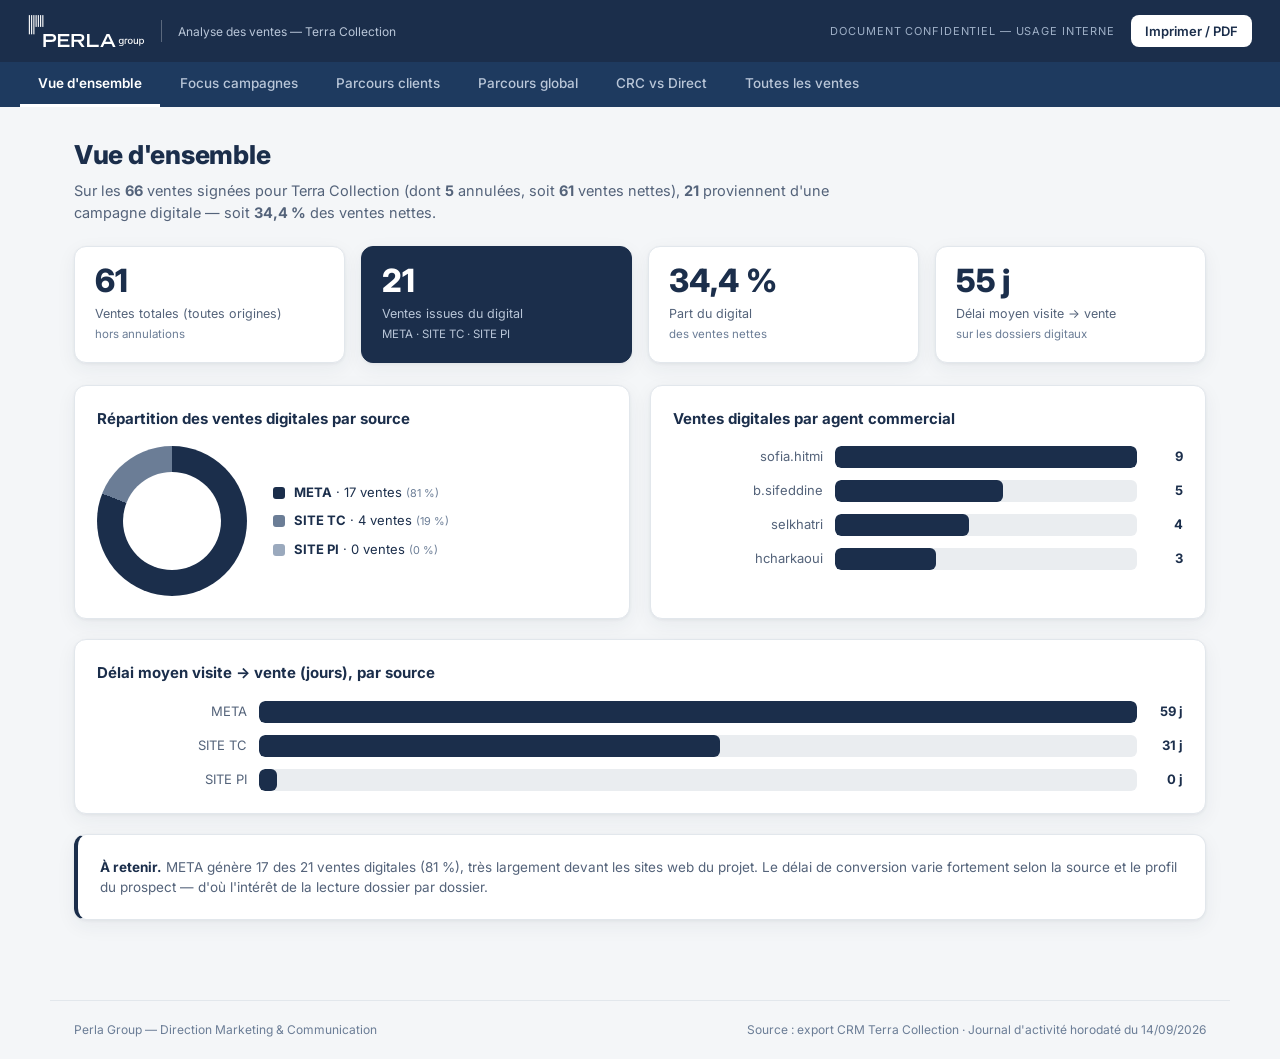
<file: analyse-ventes-terra/index.html>
<!DOCTYPE html>
<html lang="fr">
<head>
<meta charset="UTF-8">
<meta name="viewport" content="width=device-width, initial-scale=1.0">
<title>Analyse des ventes — Terra Collection | Perla Group</title>
<link rel="preconnect" href="https://fonts.googleapis.com">
<link rel="preconnect" href="https://fonts.gstatic.com" crossorigin>
<link href="https://fonts.googleapis.com/css2?family=Inter:wght@400;500;600;700;800&display=swap" rel="stylesheet">
<link rel="stylesheet" href="styles.css">
</head>
<body>

<header class="topbar">
  <div class="brand">
    <svg class="logo" viewBox="118 318 566 164" role="img" aria-label="Perla Group" xmlns="http://www.w3.org/2000/svg">
      <path d="M192.3,414.58h34.1c10.36,0,27.37,0,27.37,19.03s-17.01,18.95-27.37,18.95h-22.15v24.07h-11.96v-62.04ZM229.02,442.14c6.82,0,12.8-.59,12.8-8.62s-5.98-8.53-12.8-8.53h-24.76v17.15h24.76Z"/>
      <polygon points="262.44 414.58 262.44 476.62 318.35 476.62 318.35 466.21 274.4 466.21 274.4 449.82 311.36 449.82 311.36 439.41 274.4 439.41 274.4 424.99 317.34 424.99 317.34 414.58 262.44 414.58"/>
      <path d="M327.95,414.58h36.8c14.48,0,24.92,3.33,24.92,18.52,0,11.44-8.08,17.75-17.09,18.26l18.78,25.26h-14.74l-17.77-24.41h-18.95v24.41h-11.96v-62.04ZM362.98,442.14c9.77,0,14.74-1.45,14.74-8.79s-4.97-8.7-14.74-8.7h-23.07v17.49h23.07Z"/>
      <polygon points="402.8 414.58 402.8 476.62 459.14 476.62 459.14 465.87 414.76 465.87 414.76 414.58 402.8 414.58"/>
      <path d="M503.76,424.31l12.8,27.65h-25.6l12.8-27.65ZM496.94,414.58l-30.15,62.04h12.72l6.49-14.25h35.28l6.4,14.25h12.63l-29.72-62.04h-13.64Z"/>
      <path d="M558.18,467.54h15.95v-9.26h-.1c-1.3,2.84-4.38,4.26-7.32,4.26-7.04,0-10.73-5.81-10.73-12.67s3.68-12.71,10.73-12.71c2.94,0,6.01,1.42,7.32,4.25h.1v-3.64h4.57v30.01l-4.15,3.78h-16.37v-4.02ZM574.03,449.86c0-4.35-1.86-8.69-6.62-8.69s-6.57,4.35-6.57,8.69,1.82,8.65,6.57,8.65,6.62-4.3,6.62-8.65"/>
      <polygon points="584.43 441.45 588.58 437.76 597.63 437.76 597.63 441.78 588.95 441.78 588.95 462.2 584.38 462.2 584.43 441.45"/>
      <path d="M599.39,449.96c0-7.18,4.1-12.81,11.89-12.81s11.89,5.62,11.89,12.81-4.15,12.76-11.89,12.76-11.89-5.58-11.89-12.76M618.37,449.96c0-5.76-3.17-8.84-7.09-8.84s-7.04,3.07-7.04,8.84,3.12,8.79,7.04,8.79,7.09-3.02,7.09-8.79"/>
      <path d="M628.07,453.83v-16.07h4.62v16.16c0,2.88,1.73,4.77,4.61,4.77,4.52,0,6.76-3.21,6.76-7.47v-13.47h4.62v24.43h-4.38v-4.02h-.09c-1.68,3.12-4.38,4.54-7.83,4.54-6.25,0-8.3-3.64-8.3-8.89"/>
      <path d="M654.73,437.76h4.62v3.26h.09c1.72-2.88,5.13-3.87,7.55-3.87,7.28,0,11.01,5.81,11.01,12.8s-3.73,12.76-11.01,12.76c-2.42,0-5.83-.99-7.55-3.83h-.09v12.67h-4.62v-33.79ZM673.2,449.96c0-4.58-1.96-8.84-6.99-8.84s-7,4.25-7,8.84,2.01,8.79,7,8.79,6.99-4.35,6.99-8.79"/>
      <rect x="132.81" y="323.38" width="5.41" height="92.67"/>
      <rect x="122" y="323.38" width="5.41" height="92.67"/>
      <rect x="143.63" y="323.38" width="5.41" height="92.67"/>
      <rect x="165.26" y="323.38" width="5.41" height="56.81"/>
      <rect x="154.44" y="323.38" width="5.41" height="56.81"/>
      <rect x="176.08" y="323.38" width="5.41" height="56.81"/>
      <rect x="186.89" y="323.38" width="5.41" height="56.81"/>
    </svg>
    <div class="brand-txt">
      <small>Analyse des ventes — Terra Collection</small>
    </div>
  </div>
  <div class="topbar-actions">
    <span class="confid">Document confidentiel — Usage interne</span>
    <button id="printBtn" class="btn-print" title="Imprimer / Exporter en PDF">Imprimer / PDF</button>
  </div>
</header>

<nav class="tabs" id="tabs">
  <button class="tab active" data-tab="overview">Vue d'ensemble</button>
  <button class="tab" data-tab="focus">Focus campagnes</button>
  <button class="tab" data-tab="journeys">Parcours clients</button>
  <button class="tab" data-tab="global">Parcours global</button>
  <button class="tab" data-tab="compare">CRC vs Direct</button>
  <button class="tab" data-tab="all">Toutes les ventes</button>
</nav>

<main id="app">

  <!-- ===== OVERVIEW ===== -->
  <section class="view active" id="view-overview">
    <div class="section-head">
      <h1>Vue d'ensemble</h1>
      <p class="lead" id="overview-lead"></p>
    </div>
    <div class="kpi-grid" id="kpiGrid"></div>

    <div class="grid-2">
      <div class="card">
        <h2>Répartition des ventes digitales par source</h2>
        <div class="donut-wrap"><div id="sourceDonut" class="donut"></div><div id="sourceLegend" class="legend"></div></div>
      </div>
      <div class="card">
        <h2>Ventes digitales par agent commercial</h2>
        <div id="agentBars" class="barchart"></div>
      </div>
    </div>

    <div class="card">
      <h2>Délai moyen visite → vente (jours), par source</h2>
      <div id="delaiBars" class="barchart"></div>
    </div>

    <div class="card note">
      <strong>À retenir.</strong> <span id="overview-note"></span>
    </div>
  </section>

  <!-- ===== FOCUS CAMPAGNES ===== -->
  <section class="view" id="view-focus">
    <div class="section-head">
      <h1>Focus campagnes digitales</h1>
      <p class="lead">Le cœur de l'analyse : les 21 ventes issues des campagnes (META et sites web), réparties entre les <b>leads pris en charge par le CRC</b> (formulaires) et les <b>contacts commerciaux directs</b> (WhatsApp, visite spontanée, téléphone) — et ce que chaque prise en charge apporte réellement.</p>
    </div>

    <div class="kpi-grid" id="focusKpi"></div>

    <div class="card">
      <h2>CRC vs commercial direct — performance comparée</h2>
      <div id="focusCompare"></div>
      <p class="micro" id="focusCompareNote"></p>
    </div>

    <div class="grid-2">
      <div class="card">
        <h2>Par source de campagne</h2>
        <div id="focusSource" class="barchart"></div>
        <p class="micro" id="focusSourceNote"></p>
      </div>
      <div class="card">
        <h2>Canal de prise en charge</h2>
        <div id="focusCanal" class="barchart"></div>
        <p class="micro" id="focusCanalNote"></p>
      </div>
    </div>

    <div class="card">
      <h2>Le détail des 21 ventes issues des campagnes</h2>
      <p class="micro">Triées par prise en charge puis par délai. Les leads CRC concentrent les dossiers longs et les relances multiples.</p>
      <div class="table-wrap">
        <table id="focusTable" class="data-table">
          <thead><tr>
            <th>Client</th>
            <th>Source</th>
            <th>Canal</th>
            <th>Prise en charge</th>
            <th>Délai (j)</th>
            <th>Visites</th>
            <th>Relances</th>
            <th>Agent</th>
          </tr></thead>
          <tbody></tbody>
        </table>
      </div>
    </div>

    <div class="card">
      <h2>Corrélation CRC → 1re visite</h2>
      <p class="micro">Délai entre l'appel du CRC et la première visite au showroom, pour les 13 dossiers pris en charge par le CRC. Un délai court traduit une corrélation directe entre l'action du CRC et la venue du client.</p>
      <div class="kpi-grid" id="crcVisiteKpi"></div>
      <div class="table-wrap">
        <table id="crcVisiteTable" class="data-table">
          <thead><tr>
            <th>Contact</th>
            <th>Source</th>
            <th>Appel CRC</th>
            <th>1re visite</th>
            <th>Délai</th>
            <th>Prise en charge</th>
          </tr></thead>
          <tbody></tbody>
        </table>
      </div>
      <p class="micro" id="crcVisiteNote"></p>
    </div>

    <div class="card note">
      <strong>Lecture stratégique.</strong>
      <ul id="focusTakeaway" class="takeaway"></ul>
    </div>
  </section>

  <!-- ===== JOURNEYS ===== -->
  <section class="view" id="view-journeys">
    <div class="section-head">
      <h1>Parcours clients — dossier par dossier</h1>
      <p class="lead">Une fiche de synthèse par acheteur (66 dossiers : 61 ventes nettes + 5 annulées, signalées par un badge) : dates clés (création → appel → visite → vente), nombre de visites et de relances, et note de suivi commercial. Dépliez une fiche pour le détail et pour saisir des dates précises.</p>
    </div>

    <div class="filters" id="journeyFilters">
      <input type="search" id="jSearch" placeholder="Rechercher un nom…" aria-label="Rechercher">
      <select id="jSource"><option value="">Toutes les sources</option></select>
      <select id="jCrc"><option value="">CRC & Direct</option></select>
      <select id="jAgent"><option value="">Tous les agents</option></select>
      <span class="filter-count" id="jCount"></span>
    </div>

    <div id="journeyList" class="journey-list"></div>
  </section>

  <!-- ===== GLOBAL JOURNEY ===== -->
  <section class="view" id="view-global">
    <div class="section-head">
      <h1>Parcours client global</h1>
      <p class="lead">Ce que racontent les 61 ventes prises ensemble : d'où viennent les acheteurs, combien de temps ils mettent à décider, et où le digital se situe face au relationnel.</p>
    </div>

    <div class="kpi-grid" id="globalKpi"></div>

    <div class="grid-2">
      <div class="card">
        <h2>D'où viennent réellement les ventes&nbsp;?</h2>
        <div id="globalSources" class="barchart"></div>
        <p class="micro" id="sourcesInsight"></p>
      </div>
      <div class="card">
        <h2>Combien de temps pour décider&nbsp;? (visite → vente)</h2>
        <div id="delaiStats" class="stat-rows"></div>
        <div id="delaiHisto" class="barchart" style="margin-top:14px"></div>
      </div>
    </div>

    <div class="card">
      <h2>Délai de décision selon la période et l'origine</h2>
      <p class="micro">Délai médian visite → vente (en jours), par trimestre de signature et par famille d'origine. Plus la case est foncée, plus la décision a été longue.</p>
      <div id="delaiPeriode" class="heatmap"></div>
      <p class="micro" id="delaiPeriodeNote"></p>
    </div>

    <div class="card">
      <h2>Digital vs relationnel&nbsp;: deux profils d'acheteurs</h2>
      <div id="acqCompare"></div>
      <p class="micro" id="acqInsight"></p>
    </div>

    <div class="card card-annulee">
      <h2>Ventes annulées <span class="badge st-annulee" id="cancelCount"></span></h2>
      <p class="micro" id="cancelInsight"></p>
      <div class="table-wrap">
        <table id="cancelTable" class="data-table">
          <thead><tr>
            <th>Client</th>
            <th>Bien</th>
            <th>Origine</th>
            <th>Prise en charge</th>
            <th>Date de vente</th>
          </tr></thead>
          <tbody></tbody>
        </table>
      </div>
      <div id="cancelBars" class="barchart" style="margin-top:18px"></div>
    </div>

    <div class="card note">
      <strong>À retenir.</strong>
      <ul id="globalTakeaway" class="takeaway"></ul>
    </div>
  </section>

  <!-- ===== COMPARE ===== -->
  <section class="view" id="view-compare">
    <div class="section-head">
      <h1>CRC vs contact direct</h1>
      <p class="lead">Comparaison des dossiers digitaux pris en charge par le CRC (canal LEAD) et de ceux entrés en contact direct (WhatsApp, téléphone, visite spontanée).</p>
    </div>
    <div class="card">
      <div id="compareTable"></div>
    </div>
    <div class="card note warn">
      <strong>Lecture à faire avec prudence.</strong> Échantillon réduit (13 dossiers CRC contre 9 en contact direct). Ces écarts sont un point de départ, pas une conclusion : le volume est faible et d'autres facteurs (profil du prospect, maturité au moment du contact) peuvent les expliquer. À confronter aux parcours individuels avant toute décision sur le rôle du CRC.
    </div>
  </section>

  <!-- ===== ALL SALES ===== -->
  <section class="view" id="view-all">
    <div class="section-head">
      <h1>Toutes les ventes Terra Collection</h1>
      <p class="lead">Les 66 dossiers signés (61 ventes nettes + 5 annulées), toutes origines confondues — référence pour situer le digital dans l'ensemble. Colonnes Visites et Relances issues du suivi CRM.</p>
    </div>
    <div class="filters">
      <input type="search" id="aSearch" placeholder="Rechercher un nom, une villa…">
      <select id="aDigital"><option value="">Toutes origines</option><option value="Oui">Digital uniquement</option><option value="Non">Non-digital</option></select>
      <span class="filter-count" id="aCount"></span>
    </div>
    <div class="table-wrap">
      <table id="allTable" class="data-table">
        <thead><tr>
          <th data-sort="nom">Client</th>
          <th data-sort="digitale">Digital</th>
          <th data-sort="source">Source</th>
          <th data-sort="crc">Prise en charge</th>
          <th data-sort="date_visite">Visite</th>
          <th data-sort="date_vente">Vente</th>
          <th data-sort="delai_visite_vente">Délai (j)</th>
          <th data-sort="nb_visites">Visites</th>
          <th data-sort="nb_relances">Relances</th>
          <th data-sort="bien">Bien vendu</th>
          <th data-sort="agent">Agent</th>
        </tr></thead>
        <tbody></tbody>
      </table>
    </div>
  </section>

</main>

<footer class="foot">
  <span>Perla Group — Direction Marketing &amp; Communication</span>
  <span>Source : export CRM Terra Collection · Journal d'activité horodaté du 14/09/2026</span>
</footer>

<script src="data.js"></script>
<script src="app.js"></script>
</body>
</html>
</file>
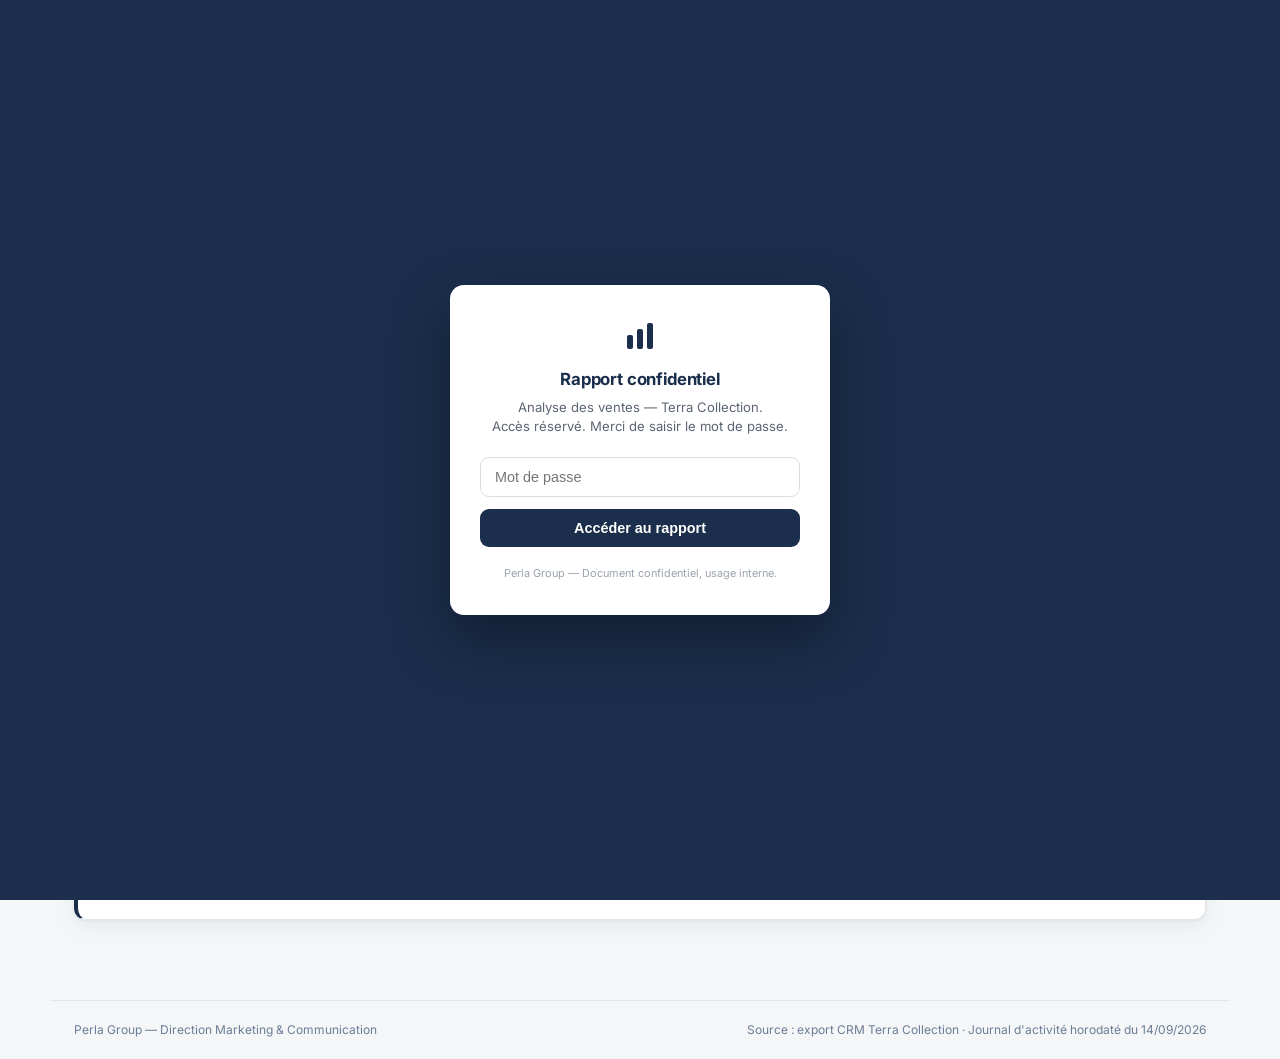
<file: docs/rapport-terra-a4129b4b2686b44a/index.html>
<!DOCTYPE html>
<html lang="fr">
<head>
<meta charset="UTF-8">
<meta name="viewport" content="width=device-width, initial-scale=1.0">
<meta name="robots" content="noindex,nofollow,noarchive">
<title>Analyse des ventes — Terra Collection | Perla Group</title>
<link rel="preconnect" href="https://fonts.googleapis.com">
<link rel="preconnect" href="https://fonts.gstatic.com" crossorigin>
<link href="https://fonts.googleapis.com/css2?family=Inter:wght@400;500;600;700;800&display=swap" rel="stylesheet">
<link rel="stylesheet" href="styles.css?v=20261002c">
</head>
<body>

<div id="pg-gate" style="position:fixed;inset:0;z-index:9999;background:#1B2E4B;display:flex;align-items:center;justify-content:center;font-family:Inter,-apple-system,Segoe UI,sans-serif">
  <div style="width:min(92vw,380px);background:#fff;border-radius:14px;padding:34px 30px;box-shadow:0 24px 60px rgba(0,0,0,.35);text-align:center">
    <div style="width:46px;height:30px;margin:0 auto 18px;display:flex;gap:4px;align-items:flex-end;justify-content:center">
      <span style="width:6px;height:14px;background:#1B2E4B;border-radius:2px"></span>
      <span style="width:6px;height:20px;background:#1B2E4B;border-radius:2px"></span>
      <span style="width:6px;height:26px;background:#1B2E4B;border-radius:2px"></span>
    </div>
    <h1 style="font-size:1.05rem;color:#1B2E4B;margin:0 0 6px;font-weight:700">Rapport confidentiel</h1>
    <p style="font-size:.82rem;color:#5b6472;margin:0 0 20px;line-height:1.5">Analyse des ventes — Terra Collection.<br>Accès réservé. Merci de saisir le mot de passe.</p>
    <input id="pg-input" type="password" placeholder="Mot de passe" autocomplete="off" autofocus
      style="width:100%;box-sizing:border-box;padding:11px 14px;border:1px solid #D8DDE1;border-radius:9px;font-size:.9rem;outline:none;margin-bottom:12px">
    <button id="pg-btn" style="width:100%;padding:11px;border:none;border-radius:9px;background:#1B2E4B;color:#fff;font-size:.9rem;font-weight:600;cursor:pointer">Accéder au rapport</button>
    <p id="pg-err" style="display:none;color:#c0392b;font-size:.78rem;margin:12px 0 0">Mot de passe incorrect.</p>
    <p style="font-size:.68rem;color:#9aa2ad;margin:18px 0 0">Perla Group — Document confidentiel, usage interne.</p>
  </div>
</div>
<script>
(function(){
  var HASH="472360e2a979b64fac0cd3d1bf20287743580c35846da06b01dcfd8c2164f3c5";
  var gate=document.getElementById("pg-gate"),inp=document.getElementById("pg-input"),
      btn=document.getElementById("pg-btn"),err=document.getElementById("pg-err");
  document.body.style.overflow="hidden";
  function unlock(){gate.parentNode.removeChild(gate);document.body.style.overflow="";}
  if(sessionStorage.getItem("pg-ok")==="1"){unlock();return;}
  async function sha256(s){var b=new TextEncoder().encode(s);var h=await crypto.subtle.digest("SHA-256",b);
    return Array.from(new Uint8Array(h)).map(function(x){return x.toString(16).padStart(2,"0");}).join("");}
  async function submit(){
    var h=await sha256(inp.value.trim());
    if(h===HASH){sessionStorage.setItem("pg-ok","1");unlock();}
    else{err.style.display="block";inp.value="";inp.focus();}
  }
  btn.addEventListener("click",submit);
  inp.addEventListener("keydown",function(e){if(e.key==="Enter")submit();});
})();
</script>

<header class="topbar">
  <div class="brand">
    <svg class="logo" viewBox="118 318 566 164" role="img" aria-label="Perla Group" xmlns="http://www.w3.org/2000/svg">
      <path d="M192.3,414.58h34.1c10.36,0,27.37,0,27.37,19.03s-17.01,18.95-27.37,18.95h-22.15v24.07h-11.96v-62.04ZM229.02,442.14c6.82,0,12.8-.59,12.8-8.62s-5.98-8.53-12.8-8.53h-24.76v17.15h24.76Z"/>
      <polygon points="262.44 414.58 262.44 476.62 318.35 476.62 318.35 466.21 274.4 466.21 274.4 449.82 311.36 449.82 311.36 439.41 274.4 439.41 274.4 424.99 317.34 424.99 317.34 414.58 262.44 414.58"/>
      <path d="M327.95,414.58h36.8c14.48,0,24.92,3.33,24.92,18.52,0,11.44-8.08,17.75-17.09,18.26l18.78,25.26h-14.74l-17.77-24.41h-18.95v24.41h-11.96v-62.04ZM362.98,442.14c9.77,0,14.74-1.45,14.74-8.79s-4.97-8.7-14.74-8.7h-23.07v17.49h23.07Z"/>
      <polygon points="402.8 414.58 402.8 476.62 459.14 476.62 459.14 465.87 414.76 465.87 414.76 414.58 402.8 414.58"/>
      <path d="M503.76,424.31l12.8,27.65h-25.6l12.8-27.65ZM496.94,414.58l-30.15,62.04h12.72l6.49-14.25h35.28l6.4,14.25h12.63l-29.72-62.04h-13.64Z"/>
      <path d="M558.18,467.54h15.95v-9.26h-.1c-1.3,2.84-4.38,4.26-7.32,4.26-7.04,0-10.73-5.81-10.73-12.67s3.68-12.71,10.73-12.71c2.94,0,6.01,1.42,7.32,4.25h.1v-3.64h4.57v30.01l-4.15,3.78h-16.37v-4.02ZM574.03,449.86c0-4.35-1.86-8.69-6.62-8.69s-6.57,4.35-6.57,8.69,1.82,8.65,6.57,8.65,6.62-4.3,6.62-8.65"/>
      <polygon points="584.43 441.45 588.58 437.76 597.63 437.76 597.63 441.78 588.95 441.78 588.95 462.2 584.38 462.2 584.43 441.45"/>
      <path d="M599.39,449.96c0-7.18,4.1-12.81,11.89-12.81s11.89,5.62,11.89,12.81-4.15,12.76-11.89,12.76-11.89-5.58-11.89-12.76M618.37,449.96c0-5.76-3.17-8.84-7.09-8.84s-7.04,3.07-7.04,8.84,3.12,8.79,7.04,8.79,7.09-3.02,7.09-8.79"/>
      <path d="M628.07,453.83v-16.07h4.62v16.16c0,2.88,1.73,4.77,4.61,4.77,4.52,0,6.76-3.21,6.76-7.47v-13.47h4.62v24.43h-4.38v-4.02h-.09c-1.68,3.12-4.38,4.54-7.83,4.54-6.25,0-8.3-3.64-8.3-8.89"/>
      <path d="M654.73,437.76h4.62v3.26h.09c1.72-2.88,5.13-3.87,7.55-3.87,7.28,0,11.01,5.81,11.01,12.8s-3.73,12.76-11.01,12.76c-2.42,0-5.83-.99-7.55-3.83h-.09v12.67h-4.62v-33.79ZM673.2,449.96c0-4.58-1.96-8.84-6.99-8.84s-7,4.25-7,8.84,2.01,8.79,7,8.79,6.99-4.35,6.99-8.79"/>
      <rect x="132.81" y="323.38" width="5.41" height="92.67"/>
      <rect x="122" y="323.38" width="5.41" height="92.67"/>
      <rect x="143.63" y="323.38" width="5.41" height="92.67"/>
      <rect x="165.26" y="323.38" width="5.41" height="56.81"/>
      <rect x="154.44" y="323.38" width="5.41" height="56.81"/>
      <rect x="176.08" y="323.38" width="5.41" height="56.81"/>
      <rect x="186.89" y="323.38" width="5.41" height="56.81"/>
    </svg>
    <div class="brand-txt">
      <small>Analyse des ventes — Terra Collection</small>
    </div>
  </div>
  <div class="topbar-actions">
    <span class="confid">Document confidentiel — Usage interne</span>
    <button id="printBtn" class="btn-print" title="Imprimer / Exporter en PDF">Imprimer / PDF</button>
  </div>
</header>

<nav class="tabs" id="tabs">
  <button class="tab active" data-tab="overview">Vue d'ensemble</button>
  <button class="tab" data-tab="focus">Focus campagnes</button>
  <button class="tab" data-tab="journeys">Parcours clients</button>
  <button class="tab" data-tab="global">Parcours global</button>
  <button class="tab" data-tab="compare">CRC vs Direct</button>
  <button class="tab" data-tab="all">Toutes les ventes</button>
</nav>

<main id="app">

  <!-- ===== OVERVIEW ===== -->
  <section class="view active" id="view-overview">
    <div class="section-head">
      <h1>Vue d'ensemble</h1>
      <p class="lead" id="overview-lead"></p>
    </div>
    <div class="kpi-grid" id="kpiGrid"></div>

    <div class="grid-2">
      <div class="card">
        <h2>Répartition des ventes digitales par source</h2>
        <div class="donut-wrap"><div id="sourceDonut" class="donut"></div><div id="sourceLegend" class="legend"></div></div>
      </div>
      <div class="card">
        <h2>Ventes digitales par agent commercial</h2>
        <div id="agentBars" class="barchart"></div>
      </div>
    </div>

    <div class="card">
      <h2>Délai moyen visite → vente (jours), par source</h2>
      <div id="delaiBars" class="barchart"></div>
    </div>

    <div class="card note">
      <strong>À retenir.</strong> <span id="overview-note"></span>
    </div>
  </section>

  <!-- ===== FOCUS CAMPAGNES ===== -->
  <section class="view" id="view-focus">
    <div class="section-head">
      <h1>Focus campagnes digitales</h1>
      <p class="lead">Le cœur de l'analyse : les 21 ventes issues des campagnes (META et sites web), réparties entre les <b>leads pris en charge par le CRC</b> (formulaires) et les <b>contacts commerciaux directs</b> (WhatsApp, visite spontanée, téléphone) — et ce que chaque prise en charge apporte réellement.</p>
    </div>

    <div class="kpi-grid" id="focusKpi"></div>

    <div class="card">
      <h2>CRC vs commercial direct — performance comparée</h2>
      <div id="focusCompare"></div>
      <p class="micro" id="focusCompareNote"></p>
    </div>

    <div class="grid-2">
      <div class="card">
        <h2>Par source de campagne</h2>
        <div id="focusSource" class="barchart"></div>
        <p class="micro" id="focusSourceNote"></p>
      </div>
      <div class="card">
        <h2>Canal de prise en charge</h2>
        <div id="focusCanal" class="barchart"></div>
        <p class="micro" id="focusCanalNote"></p>
      </div>
    </div>

    <div class="card">
      <h2>Le détail des 21 ventes issues des campagnes</h2>
      <p class="micro">Triées par prise en charge puis par délai. Les leads CRC concentrent les dossiers longs et les relances multiples.</p>
      <div class="table-wrap">
        <table id="focusTable" class="data-table">
          <thead><tr>
            <th>Client</th>
            <th>Source</th>
            <th>Canal</th>
            <th>Prise en charge</th>
            <th>Délai (j)</th>
            <th>Visites</th>
            <th>Relances</th>
            <th>Agent</th>
          </tr></thead>
          <tbody></tbody>
        </table>
      </div>
    </div>

    <div class="card">
      <h2>Corrélation CRC → 1re visite</h2>
      <p class="micro">Délai entre l'appel du CRC et la première visite au showroom, pour les 13 dossiers pris en charge par le CRC. Un délai court traduit une corrélation directe entre l'action du CRC et la venue du client.</p>
      <div class="kpi-grid" id="crcVisiteKpi"></div>
      <div class="table-wrap">
        <table id="crcVisiteTable" class="data-table">
          <thead><tr>
            <th>Contact</th>
            <th>Source</th>
            <th>Appel CRC</th>
            <th>1re visite</th>
            <th>Délai</th>
            <th>Prise en charge</th>
          </tr></thead>
          <tbody></tbody>
        </table>
      </div>
      <p class="micro" id="crcVisiteNote"></p>
    </div>

    <div class="card note">
      <strong>Lecture stratégique.</strong>
      <ul id="focusTakeaway" class="takeaway"></ul>
    </div>
  </section>

  <!-- ===== JOURNEYS ===== -->
  <section class="view" id="view-journeys">
    <div class="section-head">
      <h1>Parcours clients — dossier par dossier</h1>
      <p class="lead">Une fiche de synthèse par acheteur (66 dossiers : 61 ventes nettes + 5 annulées, signalées par un badge) : dates clés (création → appel → visite → vente), nombre de visites et de relances, et note de suivi commercial. Dépliez une fiche pour le détail et pour saisir des dates précises.</p>
    </div>

    <div class="filters" id="journeyFilters">
      <input type="search" id="jSearch" placeholder="Rechercher un nom…" aria-label="Rechercher">
      <select id="jSource"><option value="">Toutes les sources</option></select>
      <select id="jCrc"><option value="">CRC & Direct</option></select>
      <select id="jAgent"><option value="">Tous les agents</option></select>
      <span class="filter-count" id="jCount"></span>
    </div>

    <div id="journeyList" class="journey-list"></div>
  </section>

  <!-- ===== GLOBAL JOURNEY ===== -->
  <section class="view" id="view-global">
    <div class="section-head">
      <h1>Parcours client global</h1>
      <p class="lead">Ce que racontent les 61 ventes prises ensemble : d'où viennent les acheteurs, combien de temps ils mettent à décider, et où le digital se situe face au relationnel.</p>
    </div>

    <div class="kpi-grid" id="globalKpi"></div>

    <div class="grid-2">
      <div class="card">
        <h2>D'où viennent réellement les ventes&nbsp;?</h2>
        <div id="globalSources" class="barchart"></div>
        <p class="micro" id="sourcesInsight"></p>
      </div>
      <div class="card">
        <h2>Combien de temps pour décider&nbsp;? (visite → vente)</h2>
        <div id="delaiStats" class="stat-rows"></div>
        <div id="delaiHisto" class="barchart" style="margin-top:14px"></div>
      </div>
    </div>

    <div class="card">
      <h2>Délai de décision selon la période et l'origine</h2>
      <p class="micro">Délai médian visite → vente (en jours), par trimestre de signature et par famille d'origine. Plus la case est foncée, plus la décision a été longue.</p>
      <div id="delaiPeriode" class="heatmap"></div>
      <p class="micro" id="delaiPeriodeNote"></p>
    </div>

    <div class="card">
      <h2>Digital vs relationnel&nbsp;: deux profils d'acheteurs</h2>
      <div id="acqCompare"></div>
      <p class="micro" id="acqInsight"></p>
    </div>

    <div class="card card-annulee">
      <h2>Ventes annulées <span class="badge st-annulee" id="cancelCount"></span></h2>
      <p class="micro" id="cancelInsight"></p>
      <div class="table-wrap">
        <table id="cancelTable" class="data-table">
          <thead><tr>
            <th>Client</th>
            <th>Bien</th>
            <th>Origine</th>
            <th>Prise en charge</th>
            <th>Date de vente</th>
          </tr></thead>
          <tbody></tbody>
        </table>
      </div>
      <div id="cancelBars" class="barchart" style="margin-top:18px"></div>
    </div>

    <div class="card note">
      <strong>À retenir.</strong>
      <ul id="globalTakeaway" class="takeaway"></ul>
    </div>
  </section>

  <!-- ===== COMPARE ===== -->
  <section class="view" id="view-compare">
    <div class="section-head">
      <h1>CRC vs contact direct</h1>
      <p class="lead">Comparaison des dossiers digitaux pris en charge par le CRC (canal LEAD) et de ceux entrés en contact direct (WhatsApp, téléphone, visite spontanée).</p>
    </div>
    <div class="card">
      <div id="compareTable"></div>
    </div>
    <div class="card note warn">
      <strong>Lecture à faire avec prudence.</strong> Échantillon réduit (13 dossiers CRC contre 9 en contact direct). Ces écarts sont un point de départ, pas une conclusion : le volume est faible et d'autres facteurs (profil du prospect, maturité au moment du contact) peuvent les expliquer. À confronter aux parcours individuels avant toute décision sur le rôle du CRC.
    </div>
  </section>

  <!-- ===== ALL SALES ===== -->
  <section class="view" id="view-all">
    <div class="section-head">
      <h1>Toutes les ventes Terra Collection</h1>
      <p class="lead">Les 66 dossiers signés (61 ventes nettes + 5 annulées), toutes origines confondues — référence pour situer le digital dans l'ensemble. Colonnes Visites et Relances issues du suivi CRM.</p>
    </div>
    <div class="filters">
      <input type="search" id="aSearch" placeholder="Rechercher un nom, une villa…">
      <select id="aDigital"><option value="">Toutes origines</option><option value="Oui">Digital uniquement</option><option value="Non">Non-digital</option></select>
      <span class="filter-count" id="aCount"></span>
    </div>
    <div class="table-wrap">
      <table id="allTable" class="data-table">
        <thead><tr>
          <th data-sort="nom">Client</th>
          <th data-sort="digitale">Digital</th>
          <th data-sort="source">Source</th>
          <th data-sort="crc">Prise en charge</th>
          <th data-sort="date_visite">Visite</th>
          <th data-sort="date_vente">Vente</th>
          <th data-sort="delai_visite_vente">Délai (j)</th>
          <th data-sort="nb_visites">Visites</th>
          <th data-sort="nb_relances">Relances</th>
          <th data-sort="bien">Bien vendu</th>
          <th data-sort="agent">Agent</th>
        </tr></thead>
        <tbody></tbody>
      </table>
    </div>
  </section>

</main>

<footer class="foot">
  <span>Perla Group — Direction Marketing &amp; Communication</span>
  <span>Source : export CRM Terra Collection · Journal d'activité horodaté du 14/09/2026</span>
</footer>

<script src="data.js?v=20261002c"></script>
<script src="app.js?v=20261002c"></script>
</body>
</html>
</file>
<file: analyse-ventes-terra/styles.css>
:root{
  --perla:#1B2E4B;
  --perla-2:#1E3A5F;
  --blue-gray:#4A5E7A;
  --blue-gray-2:#6B7D96;
  --blue-gray-3:#9AA9BD;
  --silver:#D8DDE1;
  --silver-2:#EAEDF0;
  --bg:#F4F6F8;
  --card:#FFFFFF;
  --ink:#1B2E4B;
  --ink-soft:#54637A;
  --line:#E2E7EC;
  --alert:#B5372C;
  --alert-bg:#FBEDEB;
  --ok:#2F6D5B;
  --radius:12px;
  --shadow:0 1px 3px rgba(27,46,75,.06),0 6px 20px rgba(27,46,75,.06);
}
*{box-sizing:border-box}
html,body{margin:0;padding:0}
body{
  font-family:'Inter',-apple-system,BlinkMacSystemFont,'Segoe UI',Helvetica,Arial,sans-serif;
  background:var(--bg);color:var(--ink);
  font-size:15px;line-height:1.5;-webkit-font-smoothing:antialiased;
}

/* ===== Topbar ===== */
.topbar{
  display:flex;justify-content:space-between;align-items:center;
  background:var(--perla);color:#fff;padding:14px 28px;
  position:sticky;top:0;z-index:50;
}
.brand{display:flex;align-items:center;gap:16px}
.logo{height:34px;width:auto;display:block;fill:currentColor}
.brand-txt{padding-left:16px;border-left:1px solid rgba(255,255,255,.28)}
.brand-txt small{color:#B9C6D8;font-size:12px}
.topbar-actions{display:flex;align-items:center;gap:16px}
.confid{font-size:11px;color:#9FB0C7;text-transform:uppercase;letter-spacing:.08em}
.btn-print{
  background:#fff;color:var(--perla);border:0;border-radius:8px;
  padding:8px 14px;font-weight:600;font-size:13px;cursor:pointer;font-family:inherit;
}
.btn-print:hover{background:var(--silver)}

/* ===== Tabs ===== */
.tabs{
  display:flex;gap:2px;background:var(--perla-2);
  padding:0 20px;position:sticky;top:58px;z-index:40;overflow-x:auto;
}
.tab{
  background:transparent;border:0;color:#B9C6D8;font-family:inherit;
  padding:13px 18px;font-size:13.5px;font-weight:500;cursor:pointer;white-space:nowrap;
  border-bottom:3px solid transparent;
}
.tab:hover{color:#fff}
.tab.active{color:#fff;border-bottom-color:#fff;font-weight:600}

/* ===== Layout ===== */
main{max-width:1180px;margin:0 auto;padding:28px 24px 60px}
.view{display:none;animation:fade .25s ease}
.view.active{display:block}
@keyframes fade{from{opacity:0;transform:translateY(4px)}to{opacity:1;transform:none}}
.section-head{margin-bottom:22px}
h1{font-size:26px;font-weight:800;margin:0 0 6px;letter-spacing:-.01em}
h2{font-size:15px;font-weight:700;margin:0 0 16px;color:var(--perla)}
.lead{color:var(--ink-soft);margin:0;max-width:820px;font-size:14.5px}
.micro{color:var(--blue-gray-2);font-size:12.5px;margin:4px 0 0}

.card{background:var(--card);border:1px solid var(--line);border-radius:var(--radius);
  padding:22px;box-shadow:var(--shadow);margin-bottom:20px}
.grid-2{display:grid;grid-template-columns:1fr 1fr;gap:20px}
@media(max-width:820px){.grid-2{grid-template-columns:1fr}}

/* ===== KPI ===== */
.kpi-grid{display:grid;grid-template-columns:repeat(4,1fr);gap:16px;margin-bottom:22px}
@media(max-width:820px){.kpi-grid{grid-template-columns:repeat(2,1fr)}}
.kpi{background:var(--card);border:1px solid var(--line);border-radius:var(--radius);
  padding:18px 20px;box-shadow:var(--shadow)}
.kpi .val{font-size:32px;font-weight:800;color:var(--perla);line-height:1}
.kpi .lbl{font-size:12.5px;color:var(--ink-soft);margin-top:8px}
.kpi .sub{font-size:11.5px;color:var(--blue-gray-2);margin-top:3px}
.kpi.accent{background:var(--perla);border-color:var(--perla)}
.kpi.accent .val{color:#fff}
.kpi.accent .lbl,.kpi.accent .sub{color:#B9C6D8}

/* ===== Bar chart ===== */
.barchart{display:flex;flex-direction:column;gap:12px}
.bar-row{display:grid;grid-template-columns:150px 1fr auto;align-items:center;gap:12px}
.bar-row .bl{font-size:13px;color:var(--ink-soft);text-align:right;overflow:hidden;text-overflow:ellipsis;white-space:nowrap}
.bar-track{background:var(--silver-2);border-radius:6px;height:22px;overflow:hidden}
.bar-fill{height:100%;background:var(--perla);border-radius:6px;min-width:2px;transition:width .5s ease}
.bar-fill.alt{background:var(--blue-gray-2)}
.bar-fill.soft{background:var(--blue-gray-3)}
.bar-val{font-size:13px;font-weight:700;color:var(--perla);min-width:34px;text-align:right}
@media(max-width:520px){.bar-row{grid-template-columns:96px 1fr auto}}

/* ===== Donut ===== */
.donut-wrap{display:flex;align-items:center;gap:26px;flex-wrap:wrap}
.donut{width:150px;height:150px;border-radius:50%;flex:0 0 auto;position:relative}
.donut::after{content:"";position:absolute;inset:26px;background:var(--card);border-radius:50%}
.legend{display:flex;flex-direction:column;gap:9px}
.legend .li{display:flex;align-items:center;gap:9px;font-size:13px}
.legend .sw{width:12px;height:12px;border-radius:3px;flex:0 0 auto}
.legend .li b{color:var(--perla)}
.legend .li small{color:var(--blue-gray-2)}

/* ===== Notes ===== */
.note{font-size:13.5px;color:var(--ink-soft);border-left:4px solid var(--perla);background:#fff}
.note.warn{border-left-color:var(--blue-gray-2);background:#FbFcfd}
.note strong{color:var(--perla)}
.takeaway{margin:10px 0 0;padding-left:0;list-style:none;display:flex;flex-direction:column;gap:10px}
.takeaway li{position:relative;padding-left:20px;line-height:1.5}
.takeaway li::before{content:"";position:absolute;left:0;top:7px;width:8px;height:8px;border-radius:2px;background:var(--perla)}
.takeaway li b{color:var(--perla)}

/* ===== Filters ===== */
.filters{display:flex;gap:10px;flex-wrap:wrap;align-items:center;margin-bottom:18px}
.filters input,.filters select{
  font-family:inherit;font-size:13px;padding:9px 12px;border:1px solid var(--line);
  border-radius:8px;background:#fff;color:var(--ink);
}
.filters input[type=search]{min-width:210px}
.filters input:focus,.filters select:focus{outline:2px solid var(--blue-gray-3);border-color:var(--blue-gray-2)}
.filter-count{font-size:12.5px;color:var(--blue-gray-2);margin-left:auto}

/* ===== Journey cards ===== */
.journey-list{display:flex;flex-direction:column;gap:18px}
.jcard{background:var(--card);border:1px solid var(--line);border-radius:var(--radius);
  box-shadow:var(--shadow);overflow:hidden}
.jcard.jcard-annulee{border-left:3px solid var(--alert)}
.jcard.jcard-annulee .jname{color:var(--alert)}
.jhead{display:flex;justify-content:space-between;align-items:flex-start;gap:16px;
  padding:18px 22px;cursor:pointer;background:linear-gradient(180deg,#fff,#fcfdfe)}
.jhead:hover{background:var(--silver-2)}
.jname{font-size:16px;font-weight:700;color:var(--perla)}
.jname .prenom{font-weight:500;color:var(--ink-soft);font-size:14px}
.jmeta{display:flex;gap:8px;flex-wrap:wrap;margin-top:8px}
.jhead-right{text-align:right;flex:0 0 auto}
.jhead-right .villa{font-size:12.5px;color:var(--ink-soft);max-width:200px}
.jhead-right .toggle{font-size:12px;color:var(--blue-gray-2);margin-top:6px}

.badge{font-size:11px;font-weight:600;padding:3px 9px;border-radius:20px;white-space:nowrap;
  background:var(--silver-2);color:var(--blue-gray)}
.badge.src{background:var(--perla);color:#fff}
.badge.crc{background:#E7EDF4;color:var(--perla-2)}
.badge.direct{background:#EFEFEA;color:var(--blue-gray)}
.badge.st-active{background:#E4EFEA;color:var(--ok)}
.badge.st-cours{background:#E7EDF4;color:var(--perla-2)}
.badge.st-annulee{background:var(--alert-bg);color:var(--alert)}
tr.row-annulee{background:var(--alert-bg)}
tr.row-annulee td.name{color:var(--alert)}
.card.card-annulee{border-top:3px solid var(--alert)}
.card.card-annulee h2 .badge.st-annulee{margin-left:8px;vertical-align:middle;font-size:.8rem}
.badge.canal{background:transparent;border:1px solid var(--line);color:var(--blue-gray-2)}

.jbody{display:none;padding:0 22px 22px;border-top:1px solid var(--line)}
.jcard.open .jbody{display:block}

.dates-strip{display:grid;grid-template-columns:repeat(5,1fr);gap:1px;background:var(--line);
  border:1px solid var(--line);border-radius:8px;overflow:hidden;margin:18px 0}
.dcell{background:#fff;padding:11px 12px;text-align:center}
.dcell .dl{font-size:10.5px;text-transform:uppercase;letter-spacing:.04em;color:var(--blue-gray-2)}
.dcell .dv{font-size:13.5px;font-weight:700;color:var(--perla);margin-top:3px}
.dcell .dv.muted{color:var(--blue-gray-3);font-weight:500}
@media(max-width:640px){.dates-strip{grid-template-columns:repeat(2,1fr)}}

/* Dates visite & relance (auto + saisie) */
.vr-block{border:1px solid var(--line);border-radius:10px;padding:14px 16px;margin:18px 0;background:#fff}
.vr-block.edited{border-color:var(--blue-gray-2);background:#FbFcfd}
.vr-title{font-size:12px;text-transform:uppercase;letter-spacing:.06em;color:var(--blue-gray-2);
  font-weight:600;margin:0 0 12px;display:flex;align-items:center;justify-content:space-between;gap:10px}
.vr-reset{background:transparent;border:1px solid var(--line);border-radius:6px;color:var(--blue-gray);
  font-family:inherit;font-size:11px;padding:4px 9px;cursor:pointer;text-transform:none;letter-spacing:0}
.vr-reset:hover{background:var(--silver-2);color:var(--perla)}
.vr-row{display:flex;flex-wrap:wrap;align-items:flex-start;gap:10px 14px;padding:10px 0;border-top:1px dashed var(--line)}
.vr-row:first-of-type{border-top:0}
.vr-head{display:flex;align-items:center;gap:8px;min-width:130px;flex:0 0 auto;padding-top:3px}
.vr-lbl{font-size:13px;font-weight:700}
.vr-visites{color:var(--perla-2)}
.vr-relances{color:var(--blue-gray)}
.vr-count{display:inline-flex;align-items:center;justify-content:center;min-width:22px;height:22px;
  padding:0 6px;border-radius:11px;background:var(--perla);color:#fff;font-size:12px;font-weight:700}
.vr-hint{color:var(--blue-gray-2);font-size:11px}
.vr-chips{display:flex;flex-wrap:wrap;gap:7px;align-items:center;flex:1 1 260px}
.chip{display:inline-flex;align-items:center;gap:6px;background:var(--silver-2);color:var(--perla);
  border-radius:20px;padding:4px 6px 4px 12px;font-size:12.5px;font-weight:600}
.chip .x{border:0;background:var(--blue-gray-3);color:#fff;width:18px;height:18px;border-radius:50%;
  cursor:pointer;font-size:13px;line-height:1;display:flex;align-items:center;justify-content:center;font-family:inherit}
.chip .x:hover{background:var(--alert)}
.vr-empty{font-size:12.5px;color:var(--blue-gray-2);font-style:italic}
.vr-add{display:inline-flex;gap:5px;align-items:center}
.vr-add input{width:120px;font-family:inherit;font-size:12.5px;padding:6px 9px;border:1px solid var(--line);border-radius:7px}
.vr-add input:focus{outline:2px solid var(--blue-gray-3);border-color:var(--blue-gray-2)}
.vr-addbtn{border:1px dashed var(--blue-gray-3);background:#fff;color:var(--blue-gray);border-radius:7px;
  padding:6px 10px;font-size:12px;font-weight:600;cursor:pointer;font-family:inherit;white-space:nowrap}
.vr-addbtn:hover{background:var(--perla);color:#fff;border-style:solid;border-color:var(--perla)}
@media print{.vr-add,.vr-reset,.chip .x{display:none!important}}

.resume{background:var(--silver-2);border-radius:8px;padding:14px 16px;font-size:13.5px;
  color:var(--ink);margin-bottom:20px;line-height:1.55}
.resume b{color:var(--perla)}

.tl-title{font-size:12px;text-transform:uppercase;letter-spacing:.06em;color:var(--blue-gray-2);
  font-weight:600;margin:0 0 14px}
.timeline{position:relative;padding-left:26px}
.timeline::before{content:"";position:absolute;left:7px;top:4px;bottom:4px;width:2px;background:var(--silver)}
.tl-step{position:relative;padding:0 0 16px 0}
.tl-step:last-child{padding-bottom:0}
.tl-step::before{content:"";position:absolute;left:-23px;top:4px;width:12px;height:12px;
  border-radius:50%;background:var(--perla);border:2px solid #fff;box-shadow:0 0 0 1px var(--silver)}
.tl-step.sale::before{background:var(--ok);border-radius:2px}
.tl-date{font-size:12px;font-weight:700;color:var(--perla)}
.tl-text{font-size:13px;color:var(--ink-soft);margin-top:2px}
.tl-tag{display:inline-block;font-size:10px;font-weight:700;padding:1px 6px;border-radius:4px;
  margin-right:6px;background:var(--silver-2);color:var(--blue-gray)}
.tl-tag.v{background:#E7EDF4;color:var(--perla-2)}
.tl-tag.r{background:#EFEFEA;color:var(--blue-gray)}
.tl-empty{font-size:13px;color:var(--blue-gray-2);font-style:italic}

.jextra{display:flex;gap:22px;flex-wrap:wrap;margin-top:18px;padding-top:16px;border-top:1px dashed var(--line);font-size:12.5px;color:var(--ink-soft)}
.jextra b{color:var(--perla);font-weight:700}

/* ===== Funnel ===== */
.funnel{display:flex;flex-direction:column;gap:10px;margin-top:6px}
.fstep{display:grid;grid-template-columns:210px 1fr;align-items:center;gap:16px}
.fstep .fl{font-size:13.5px;color:var(--ink)}
.fstep .fl b{display:block;color:var(--perla);font-size:14px}
.fstep .fl small{color:var(--blue-gray-2);font-size:11.5px}
.fbar{height:38px;background:var(--perla);border-radius:8px;display:flex;align-items:center;
  padding:0 14px;color:#fff;font-weight:700;font-size:14px;transition:width .5s ease}
@media(max-width:640px){.fstep{grid-template-columns:1fr}}

.stat-rows{display:flex;flex-direction:column;gap:0}
.srow{display:flex;justify-content:space-between;align-items:baseline;padding:12px 0;border-bottom:1px solid var(--line)}
.srow:last-child{border-bottom:0}
.srow .sl{font-size:13.5px;color:var(--ink-soft)}
.srow .sv{font-size:22px;font-weight:800;color:var(--perla)}
.srow .sv small{font-size:12px;font-weight:500;color:var(--blue-gray-2)}

/* ===== Global timeline ===== */
.timeline-global{margin-top:14px;display:flex;flex-direction:column;gap:7px}
.tg-row{display:grid;grid-template-columns:180px 1fr;align-items:center;gap:12px}
.tg-name{font-size:12px;color:var(--ink-soft);overflow:hidden;text-overflow:ellipsis;white-space:nowrap}
.tg-track{position:relative;height:20px;background:var(--silver-2);border-radius:10px}
.tg-span{position:absolute;height:6px;top:7px;background:var(--blue-gray-3);border-radius:3px}
.tg-dot{position:absolute;width:11px;height:11px;top:4.5px;border-radius:50%;background:var(--blue-gray);transform:translateX(-50%)}
.tg-sale{position:absolute;width:11px;height:11px;top:4.5px;background:var(--perla);transform:translateX(-50%) rotate(45deg)}
.tg-axis{display:grid;grid-template-columns:180px 1fr;gap:12px;margin-top:6px}
.tg-axis .ax{display:flex;justify-content:space-between;font-size:11px;color:var(--blue-gray-2)}
@media(max-width:640px){.tg-row,.tg-axis{grid-template-columns:100px 1fr}}

/* ===== Tables ===== */
.table-wrap{overflow-x:auto;border:1px solid var(--line);border-radius:var(--radius)}
.data-table{width:100%;border-collapse:collapse;font-size:13px;background:#fff}
.data-table th{background:var(--perla);color:#fff;text-align:left;padding:11px 12px;font-weight:600;
  font-size:12px;white-space:nowrap;cursor:pointer;position:sticky;top:0}
.data-table th:hover{background:var(--perla-2)}
.data-table td{padding:10px 12px;border-top:1px solid var(--line);color:var(--ink-soft);white-space:nowrap}
.data-table tbody tr:hover,.data-table tbody tr:hover{background:var(--silver-2)}
.data-table td.name{font-weight:600;color:var(--perla)}
.data-table .villa-cell{color:var(--blue-gray-2);max-width:220px;overflow:hidden;text-overflow:ellipsis}
.pill{font-size:11px;font-weight:600;padding:2px 8px;border-radius:20px}
.pill.yes{background:var(--perla);color:#fff}
.pill.no{background:var(--silver-2);color:var(--blue-gray)}

/* comparison table */
.cmp-table{width:100%;border-collapse:collapse;font-size:14px}
.cmp-table th,.cmp-table td{padding:13px 16px;text-align:left;border-bottom:1px solid var(--line)}
.cmp-table thead th{background:var(--perla);color:#fff;font-weight:600;font-size:13px}
.cmp-table thead th:first-child{background:var(--perla)}
.cmp-table td:first-child{color:var(--ink-soft)}
.cmp-table td.num{font-weight:700;color:var(--perla);text-align:center;font-size:15px}
.cmp-table tbody tr:last-child td{border-bottom:0}
.cmp-table .best{background:#EEF3F8}

/* heatmap délai × période × origine */
.heatmap{overflow-x:auto;margin-top:10px}
.hm-table{width:100%;border-collapse:separate;border-spacing:3px;font-size:13.5px}
.hm-table thead th{background:var(--perla);color:#fff;font-weight:600;font-size:12px;padding:9px 10px;text-align:center;border-radius:4px}
.hm-table thead th:first-child{text-align:left;background:transparent;color:var(--ink-soft)}
.hm-table tbody td{padding:10px 8px;text-align:center;border-radius:4px;white-space:nowrap}
.hm-table td.hm-row{text-align:left;font-weight:600;color:var(--perla);background:transparent;white-space:nowrap}
.hm-table td b{font-size:15px;font-weight:800}
.hm-table td small{font-size:10.5px;font-weight:500}
.hm-table td.hm-empty{background:#F4F6F8;color:var(--blue-gray-2)}
.hm-table td.hm-vol{background:transparent;color:var(--ink-soft);font-weight:700}
.hm-table th.hm-all,.hm-table th.hm-vol{background:var(--blue-gray)}

/* ===== Footer ===== */
.foot{max-width:1180px;margin:0 auto;padding:20px 24px;display:flex;justify-content:space-between;
  flex-wrap:wrap;gap:8px;color:var(--blue-gray-2);font-size:12px;border-top:1px solid var(--line)}

/* ===== Print ===== */
@media print{
  .topbar{position:static;background:#fff!important;color:var(--perla)!important;border-bottom:2px solid var(--perla)}
  .brand-txt small{color:var(--ink-soft)}
  .brand-txt{border-left-color:rgba(27,46,75,.25)}
  .btn-print,.tabs,.filters{display:none!important}
  .view{display:block!important;page-break-before:always}
  .view:first-of-type{page-break-before:avoid}
  .jbody{display:block!important}
  .card,.jcard,.kpi{box-shadow:none;break-inside:avoid}
  body{background:#fff;font-size:11px}
  main{max-width:100%}
}
</file>
<file: docs/rapport-terra-a4129b4b2686b44a/styles.css>
:root{
  --perla:#1B2E4B;
  --perla-2:#1E3A5F;
  --blue-gray:#4A5E7A;
  --blue-gray-2:#6B7D96;
  --blue-gray-3:#9AA9BD;
  --silver:#D8DDE1;
  --silver-2:#EAEDF0;
  --bg:#F4F6F8;
  --card:#FFFFFF;
  --ink:#1B2E4B;
  --ink-soft:#54637A;
  --line:#E2E7EC;
  --alert:#B5372C;
  --alert-bg:#FBEDEB;
  --ok:#2F6D5B;
  --radius:12px;
  --shadow:0 1px 3px rgba(27,46,75,.06),0 6px 20px rgba(27,46,75,.06);
}
*{box-sizing:border-box}
html,body{margin:0;padding:0}
body{
  font-family:'Inter',-apple-system,BlinkMacSystemFont,'Segoe UI',Helvetica,Arial,sans-serif;
  background:var(--bg);color:var(--ink);
  font-size:15px;line-height:1.5;-webkit-font-smoothing:antialiased;
}

/* ===== Topbar ===== */
.topbar{
  display:flex;justify-content:space-between;align-items:center;
  background:var(--perla);color:#fff;padding:14px 28px;
  position:sticky;top:0;z-index:50;
}
.brand{display:flex;align-items:center;gap:16px}
.logo{height:34px;width:auto;display:block;fill:currentColor}
.brand-txt{padding-left:16px;border-left:1px solid rgba(255,255,255,.28)}
.brand-txt small{color:#B9C6D8;font-size:12px}
.topbar-actions{display:flex;align-items:center;gap:16px}
.confid{font-size:11px;color:#9FB0C7;text-transform:uppercase;letter-spacing:.08em}
.btn-print{
  background:#fff;color:var(--perla);border:0;border-radius:8px;
  padding:8px 14px;font-weight:600;font-size:13px;cursor:pointer;font-family:inherit;
}
.btn-print:hover{background:var(--silver)}

/* ===== Tabs ===== */
.tabs{
  display:flex;gap:2px;background:var(--perla-2);
  padding:0 20px;position:sticky;top:58px;z-index:40;overflow-x:auto;
}
.tab{
  background:transparent;border:0;color:#B9C6D8;font-family:inherit;
  padding:13px 18px;font-size:13.5px;font-weight:500;cursor:pointer;white-space:nowrap;
  border-bottom:3px solid transparent;
}
.tab:hover{color:#fff}
.tab.active{color:#fff;border-bottom-color:#fff;font-weight:600}

/* ===== Layout ===== */
main{max-width:1180px;margin:0 auto;padding:28px 24px 60px}
.view{display:none;animation:fade .25s ease}
.view.active{display:block}
@keyframes fade{from{opacity:0;transform:translateY(4px)}to{opacity:1;transform:none}}
.section-head{margin-bottom:22px}
h1{font-size:26px;font-weight:800;margin:0 0 6px;letter-spacing:-.01em}
h2{font-size:15px;font-weight:700;margin:0 0 16px;color:var(--perla)}
.lead{color:var(--ink-soft);margin:0;max-width:820px;font-size:14.5px}
.micro{color:var(--blue-gray-2);font-size:12.5px;margin:4px 0 0}

.card{background:var(--card);border:1px solid var(--line);border-radius:var(--radius);
  padding:22px;box-shadow:var(--shadow);margin-bottom:20px}
.grid-2{display:grid;grid-template-columns:1fr 1fr;gap:20px}
@media(max-width:820px){.grid-2{grid-template-columns:1fr}}

/* ===== KPI ===== */
.kpi-grid{display:grid;grid-template-columns:repeat(4,1fr);gap:16px;margin-bottom:22px}
@media(max-width:820px){.kpi-grid{grid-template-columns:repeat(2,1fr)}}
.kpi{background:var(--card);border:1px solid var(--line);border-radius:var(--radius);
  padding:18px 20px;box-shadow:var(--shadow)}
.kpi .val{font-size:32px;font-weight:800;color:var(--perla);line-height:1}
.kpi .lbl{font-size:12.5px;color:var(--ink-soft);margin-top:8px}
.kpi .sub{font-size:11.5px;color:var(--blue-gray-2);margin-top:3px}
.kpi.accent{background:var(--perla);border-color:var(--perla)}
.kpi.accent .val{color:#fff}
.kpi.accent .lbl,.kpi.accent .sub{color:#B9C6D8}

/* ===== Bar chart ===== */
.barchart{display:flex;flex-direction:column;gap:12px}
.bar-row{display:grid;grid-template-columns:150px 1fr auto;align-items:center;gap:12px}
.bar-row .bl{font-size:13px;color:var(--ink-soft);text-align:right;overflow:hidden;text-overflow:ellipsis;white-space:nowrap}
.bar-track{background:var(--silver-2);border-radius:6px;height:22px;overflow:hidden}
.bar-fill{height:100%;background:var(--perla);border-radius:6px;min-width:2px;transition:width .5s ease}
.bar-fill.alt{background:var(--blue-gray-2)}
.bar-fill.soft{background:var(--blue-gray-3)}
.bar-val{font-size:13px;font-weight:700;color:var(--perla);min-width:34px;text-align:right}
@media(max-width:520px){.bar-row{grid-template-columns:96px 1fr auto}}

/* ===== Donut ===== */
.donut-wrap{display:flex;align-items:center;gap:26px;flex-wrap:wrap}
.donut{width:150px;height:150px;border-radius:50%;flex:0 0 auto;position:relative}
.donut::after{content:"";position:absolute;inset:26px;background:var(--card);border-radius:50%}
.legend{display:flex;flex-direction:column;gap:9px}
.legend .li{display:flex;align-items:center;gap:9px;font-size:13px}
.legend .sw{width:12px;height:12px;border-radius:3px;flex:0 0 auto}
.legend .li b{color:var(--perla)}
.legend .li small{color:var(--blue-gray-2)}

/* ===== Notes ===== */
.note{font-size:13.5px;color:var(--ink-soft);border-left:4px solid var(--perla);background:#fff}
.note.warn{border-left-color:var(--blue-gray-2);background:#FbFcfd}
.note strong{color:var(--perla)}
.takeaway{margin:10px 0 0;padding-left:0;list-style:none;display:flex;flex-direction:column;gap:10px}
.takeaway li{position:relative;padding-left:20px;line-height:1.5}
.takeaway li::before{content:"";position:absolute;left:0;top:7px;width:8px;height:8px;border-radius:2px;background:var(--perla)}
.takeaway li b{color:var(--perla)}

/* ===== Filters ===== */
.filters{display:flex;gap:10px;flex-wrap:wrap;align-items:center;margin-bottom:18px}
.filters input,.filters select{
  font-family:inherit;font-size:13px;padding:9px 12px;border:1px solid var(--line);
  border-radius:8px;background:#fff;color:var(--ink);
}
.filters input[type=search]{min-width:210px}
.filters input:focus,.filters select:focus{outline:2px solid var(--blue-gray-3);border-color:var(--blue-gray-2)}
.filter-count{font-size:12.5px;color:var(--blue-gray-2);margin-left:auto}

/* ===== Journey cards ===== */
.journey-list{display:flex;flex-direction:column;gap:18px}
.jcard{background:var(--card);border:1px solid var(--line);border-radius:var(--radius);
  box-shadow:var(--shadow);overflow:hidden}
.jcard.jcard-annulee{border-left:3px solid var(--alert)}
.jcard.jcard-annulee .jname{color:var(--alert)}
.jhead{display:flex;justify-content:space-between;align-items:flex-start;gap:16px;
  padding:18px 22px;cursor:pointer;background:linear-gradient(180deg,#fff,#fcfdfe)}
.jhead:hover{background:var(--silver-2)}
.jname{font-size:16px;font-weight:700;color:var(--perla)}
.jname .prenom{font-weight:500;color:var(--ink-soft);font-size:14px}
.jmeta{display:flex;gap:8px;flex-wrap:wrap;margin-top:8px}
.jhead-right{text-align:right;flex:0 0 auto}
.jhead-right .villa{font-size:12.5px;color:var(--ink-soft);max-width:200px}
.jhead-right .toggle{font-size:12px;color:var(--blue-gray-2);margin-top:6px}

.badge{font-size:11px;font-weight:600;padding:3px 9px;border-radius:20px;white-space:nowrap;
  background:var(--silver-2);color:var(--blue-gray)}
.badge.src{background:var(--perla);color:#fff}
.badge.crc{background:#E7EDF4;color:var(--perla-2)}
.badge.direct{background:#EFEFEA;color:var(--blue-gray)}
.badge.st-active{background:#E4EFEA;color:var(--ok)}
.badge.st-cours{background:#E7EDF4;color:var(--perla-2)}
.badge.st-annulee{background:var(--alert-bg);color:var(--alert)}
tr.row-annulee{background:var(--alert-bg)}
tr.row-annulee td.name{color:var(--alert)}
.card.card-annulee{border-top:3px solid var(--alert)}
.card.card-annulee h2 .badge.st-annulee{margin-left:8px;vertical-align:middle;font-size:.8rem}
.badge.canal{background:transparent;border:1px solid var(--line);color:var(--blue-gray-2)}

.jbody{display:none;padding:0 22px 22px;border-top:1px solid var(--line)}
.jcard.open .jbody{display:block}

.dates-strip{display:grid;grid-template-columns:repeat(5,1fr);gap:1px;background:var(--line);
  border:1px solid var(--line);border-radius:8px;overflow:hidden;margin:18px 0}
.dcell{background:#fff;padding:11px 12px;text-align:center}
.dcell .dl{font-size:10.5px;text-transform:uppercase;letter-spacing:.04em;color:var(--blue-gray-2)}
.dcell .dv{font-size:13.5px;font-weight:700;color:var(--perla);margin-top:3px}
.dcell .dv.muted{color:var(--blue-gray-3);font-weight:500}
@media(max-width:640px){.dates-strip{grid-template-columns:repeat(2,1fr)}}

/* Dates visite & relance (auto + saisie) */
.vr-block{border:1px solid var(--line);border-radius:10px;padding:14px 16px;margin:18px 0;background:#fff}
.vr-block.edited{border-color:var(--blue-gray-2);background:#FbFcfd}
.vr-title{font-size:12px;text-transform:uppercase;letter-spacing:.06em;color:var(--blue-gray-2);
  font-weight:600;margin:0 0 12px;display:flex;align-items:center;justify-content:space-between;gap:10px}
.vr-reset{background:transparent;border:1px solid var(--line);border-radius:6px;color:var(--blue-gray);
  font-family:inherit;font-size:11px;padding:4px 9px;cursor:pointer;text-transform:none;letter-spacing:0}
.vr-reset:hover{background:var(--silver-2);color:var(--perla)}
.vr-row{display:flex;flex-wrap:wrap;align-items:flex-start;gap:10px 14px;padding:10px 0;border-top:1px dashed var(--line)}
.vr-row:first-of-type{border-top:0}
.vr-head{display:flex;align-items:center;gap:8px;min-width:130px;flex:0 0 auto;padding-top:3px}
.vr-lbl{font-size:13px;font-weight:700}
.vr-visites{color:var(--perla-2)}
.vr-relances{color:var(--blue-gray)}
.vr-count{display:inline-flex;align-items:center;justify-content:center;min-width:22px;height:22px;
  padding:0 6px;border-radius:11px;background:var(--perla);color:#fff;font-size:12px;font-weight:700}
.vr-hint{color:var(--blue-gray-2);font-size:11px}
.vr-chips{display:flex;flex-wrap:wrap;gap:7px;align-items:center;flex:1 1 260px}
.chip{display:inline-flex;align-items:center;gap:6px;background:var(--silver-2);color:var(--perla);
  border-radius:20px;padding:4px 6px 4px 12px;font-size:12.5px;font-weight:600}
.chip .x{border:0;background:var(--blue-gray-3);color:#fff;width:18px;height:18px;border-radius:50%;
  cursor:pointer;font-size:13px;line-height:1;display:flex;align-items:center;justify-content:center;font-family:inherit}
.chip .x:hover{background:var(--alert)}
.vr-empty{font-size:12.5px;color:var(--blue-gray-2);font-style:italic}
.vr-add{display:inline-flex;gap:5px;align-items:center}
.vr-add input{width:120px;font-family:inherit;font-size:12.5px;padding:6px 9px;border:1px solid var(--line);border-radius:7px}
.vr-add input:focus{outline:2px solid var(--blue-gray-3);border-color:var(--blue-gray-2)}
.vr-addbtn{border:1px dashed var(--blue-gray-3);background:#fff;color:var(--blue-gray);border-radius:7px;
  padding:6px 10px;font-size:12px;font-weight:600;cursor:pointer;font-family:inherit;white-space:nowrap}
.vr-addbtn:hover{background:var(--perla);color:#fff;border-style:solid;border-color:var(--perla)}
@media print{.vr-add,.vr-reset,.chip .x{display:none!important}}

.resume{background:var(--silver-2);border-radius:8px;padding:14px 16px;font-size:13.5px;
  color:var(--ink);margin-bottom:20px;line-height:1.55}
.resume b{color:var(--perla)}

.tl-title{font-size:12px;text-transform:uppercase;letter-spacing:.06em;color:var(--blue-gray-2);
  font-weight:600;margin:0 0 14px}
.timeline{position:relative;padding-left:26px}
.timeline::before{content:"";position:absolute;left:7px;top:4px;bottom:4px;width:2px;background:var(--silver)}
.tl-step{position:relative;padding:0 0 16px 0}
.tl-step:last-child{padding-bottom:0}
.tl-step::before{content:"";position:absolute;left:-23px;top:4px;width:12px;height:12px;
  border-radius:50%;background:var(--perla);border:2px solid #fff;box-shadow:0 0 0 1px var(--silver)}
.tl-step.sale::before{background:var(--ok);border-radius:2px}
.tl-date{font-size:12px;font-weight:700;color:var(--perla)}
.tl-text{font-size:13px;color:var(--ink-soft);margin-top:2px}
.tl-tag{display:inline-block;font-size:10px;font-weight:700;padding:1px 6px;border-radius:4px;
  margin-right:6px;background:var(--silver-2);color:var(--blue-gray)}
.tl-tag.v{background:#E7EDF4;color:var(--perla-2)}
.tl-tag.r{background:#EFEFEA;color:var(--blue-gray)}
.tl-empty{font-size:13px;color:var(--blue-gray-2);font-style:italic}

.jextra{display:flex;gap:22px;flex-wrap:wrap;margin-top:18px;padding-top:16px;border-top:1px dashed var(--line);font-size:12.5px;color:var(--ink-soft)}
.jextra b{color:var(--perla);font-weight:700}

/* ===== Funnel ===== */
.funnel{display:flex;flex-direction:column;gap:10px;margin-top:6px}
.fstep{display:grid;grid-template-columns:210px 1fr;align-items:center;gap:16px}
.fstep .fl{font-size:13.5px;color:var(--ink)}
.fstep .fl b{display:block;color:var(--perla);font-size:14px}
.fstep .fl small{color:var(--blue-gray-2);font-size:11.5px}
.fbar{height:38px;background:var(--perla);border-radius:8px;display:flex;align-items:center;
  padding:0 14px;color:#fff;font-weight:700;font-size:14px;transition:width .5s ease}
@media(max-width:640px){.fstep{grid-template-columns:1fr}}

.stat-rows{display:flex;flex-direction:column;gap:0}
.srow{display:flex;justify-content:space-between;align-items:baseline;padding:12px 0;border-bottom:1px solid var(--line)}
.srow:last-child{border-bottom:0}
.srow .sl{font-size:13.5px;color:var(--ink-soft)}
.srow .sv{font-size:22px;font-weight:800;color:var(--perla)}
.srow .sv small{font-size:12px;font-weight:500;color:var(--blue-gray-2)}

/* ===== Global timeline ===== */
.timeline-global{margin-top:14px;display:flex;flex-direction:column;gap:7px}
.tg-row{display:grid;grid-template-columns:180px 1fr;align-items:center;gap:12px}
.tg-name{font-size:12px;color:var(--ink-soft);overflow:hidden;text-overflow:ellipsis;white-space:nowrap}
.tg-track{position:relative;height:20px;background:var(--silver-2);border-radius:10px}
.tg-span{position:absolute;height:6px;top:7px;background:var(--blue-gray-3);border-radius:3px}
.tg-dot{position:absolute;width:11px;height:11px;top:4.5px;border-radius:50%;background:var(--blue-gray);transform:translateX(-50%)}
.tg-sale{position:absolute;width:11px;height:11px;top:4.5px;background:var(--perla);transform:translateX(-50%) rotate(45deg)}
.tg-axis{display:grid;grid-template-columns:180px 1fr;gap:12px;margin-top:6px}
.tg-axis .ax{display:flex;justify-content:space-between;font-size:11px;color:var(--blue-gray-2)}
@media(max-width:640px){.tg-row,.tg-axis{grid-template-columns:100px 1fr}}

/* ===== Tables ===== */
.table-wrap{overflow-x:auto;border:1px solid var(--line);border-radius:var(--radius)}
.data-table{width:100%;border-collapse:collapse;font-size:13px;background:#fff}
.data-table th{background:var(--perla);color:#fff;text-align:left;padding:11px 12px;font-weight:600;
  font-size:12px;white-space:nowrap;cursor:pointer;position:sticky;top:0}
.data-table th:hover{background:var(--perla-2)}
.data-table td{padding:10px 12px;border-top:1px solid var(--line);color:var(--ink-soft);white-space:nowrap}
.data-table tbody tr:hover,.data-table tbody tr:hover{background:var(--silver-2)}
.data-table td.name{font-weight:600;color:var(--perla)}
.data-table .villa-cell{color:var(--blue-gray-2);max-width:220px;overflow:hidden;text-overflow:ellipsis}
.pill{font-size:11px;font-weight:600;padding:2px 8px;border-radius:20px}
.pill.yes{background:var(--perla);color:#fff}
.pill.no{background:var(--silver-2);color:var(--blue-gray)}

/* comparison table */
.cmp-table{width:100%;border-collapse:collapse;font-size:14px}
.cmp-table th,.cmp-table td{padding:13px 16px;text-align:left;border-bottom:1px solid var(--line)}
.cmp-table thead th{background:var(--perla);color:#fff;font-weight:600;font-size:13px}
.cmp-table thead th:first-child{background:var(--perla)}
.cmp-table td:first-child{color:var(--ink-soft)}
.cmp-table td.num{font-weight:700;color:var(--perla);text-align:center;font-size:15px}
.cmp-table tbody tr:last-child td{border-bottom:0}
.cmp-table .best{background:#EEF3F8}

/* heatmap délai × période × origine */
.heatmap{overflow-x:auto;margin-top:10px}
.hm-table{width:100%;border-collapse:separate;border-spacing:3px;font-size:13.5px}
.hm-table thead th{background:var(--perla);color:#fff;font-weight:600;font-size:12px;padding:9px 10px;text-align:center;border-radius:4px}
.hm-table thead th:first-child{text-align:left;background:transparent;color:var(--ink-soft)}
.hm-table tbody td{padding:10px 8px;text-align:center;border-radius:4px;white-space:nowrap}
.hm-table td.hm-row{text-align:left;font-weight:600;color:var(--perla);background:transparent;white-space:nowrap}
.hm-table td b{font-size:15px;font-weight:800}
.hm-table td small{font-size:10.5px;font-weight:500}
.hm-table td.hm-empty{background:#F4F6F8;color:var(--blue-gray-2)}
.hm-table td.hm-vol{background:transparent;color:var(--ink-soft);font-weight:700}
.hm-table th.hm-all,.hm-table th.hm-vol{background:var(--blue-gray)}

/* ===== Footer ===== */
.foot{max-width:1180px;margin:0 auto;padding:20px 24px;display:flex;justify-content:space-between;
  flex-wrap:wrap;gap:8px;color:var(--blue-gray-2);font-size:12px;border-top:1px solid var(--line)}

/* ===== Print ===== */
@media print{
  .topbar{position:static;background:#fff!important;color:var(--perla)!important;border-bottom:2px solid var(--perla)}
  .brand-txt small{color:var(--ink-soft)}
  .brand-txt{border-left-color:rgba(27,46,75,.25)}
  .btn-print,.tabs,.filters{display:none!important}
  .view{display:block!important;page-break-before:always}
  .view:first-of-type{page-break-before:avoid}
  .jbody{display:block!important}
  .card,.jcard,.kpi{box-shadow:none;break-inside:avoid}
  body{background:#fff;font-size:11px}
  main{max-width:100%}
}
</file>
